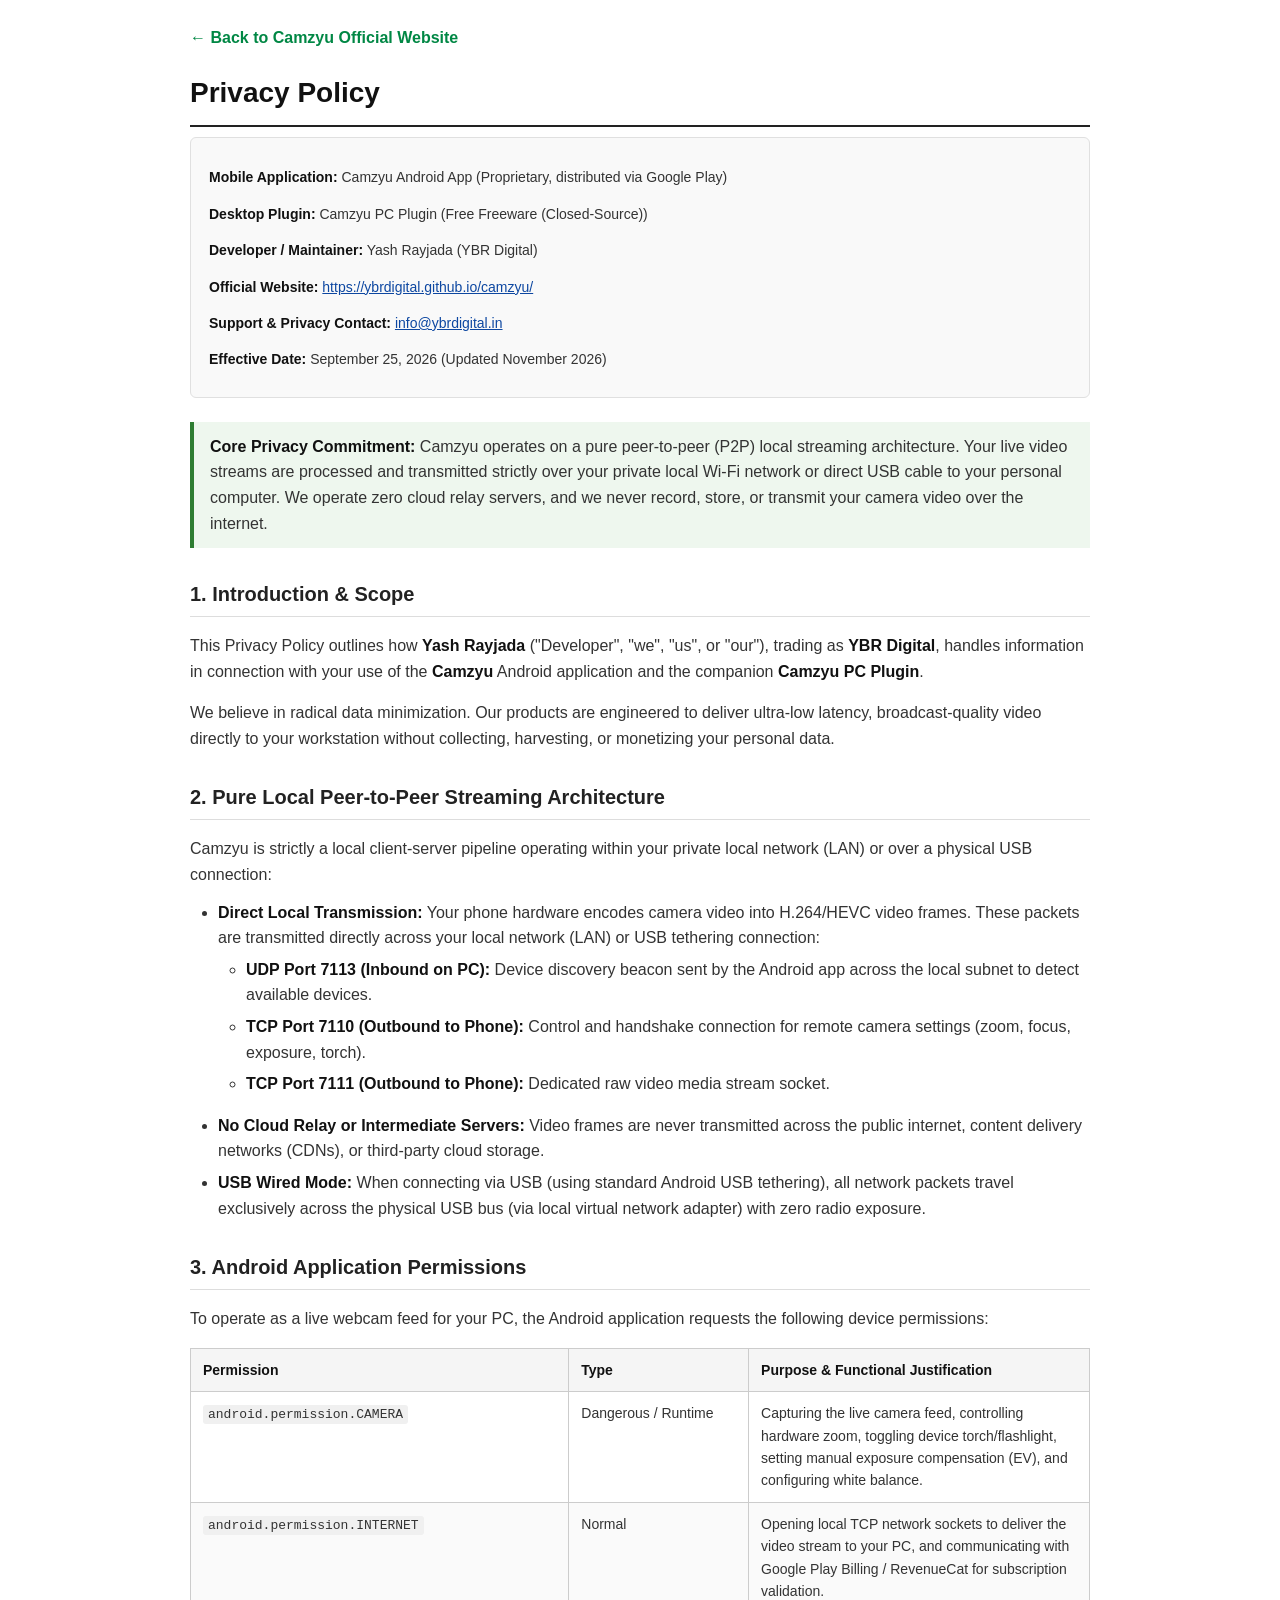
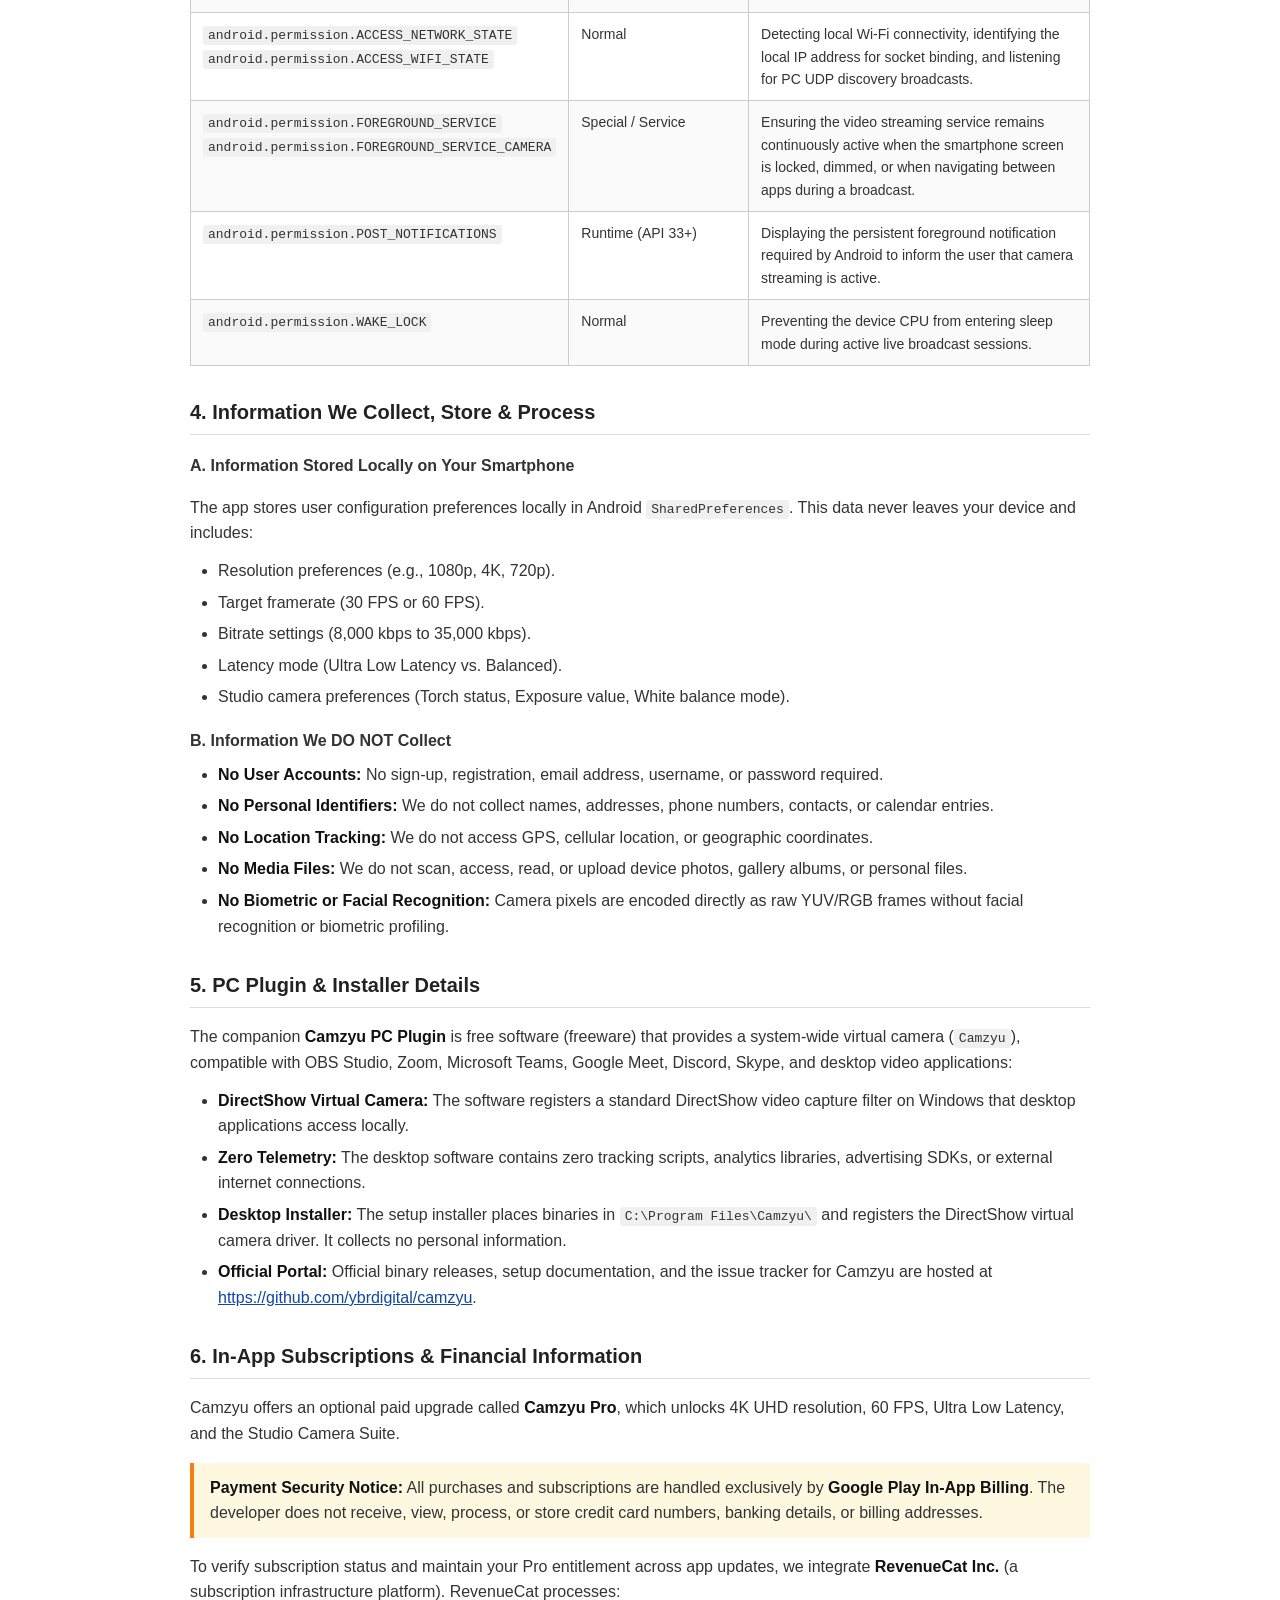
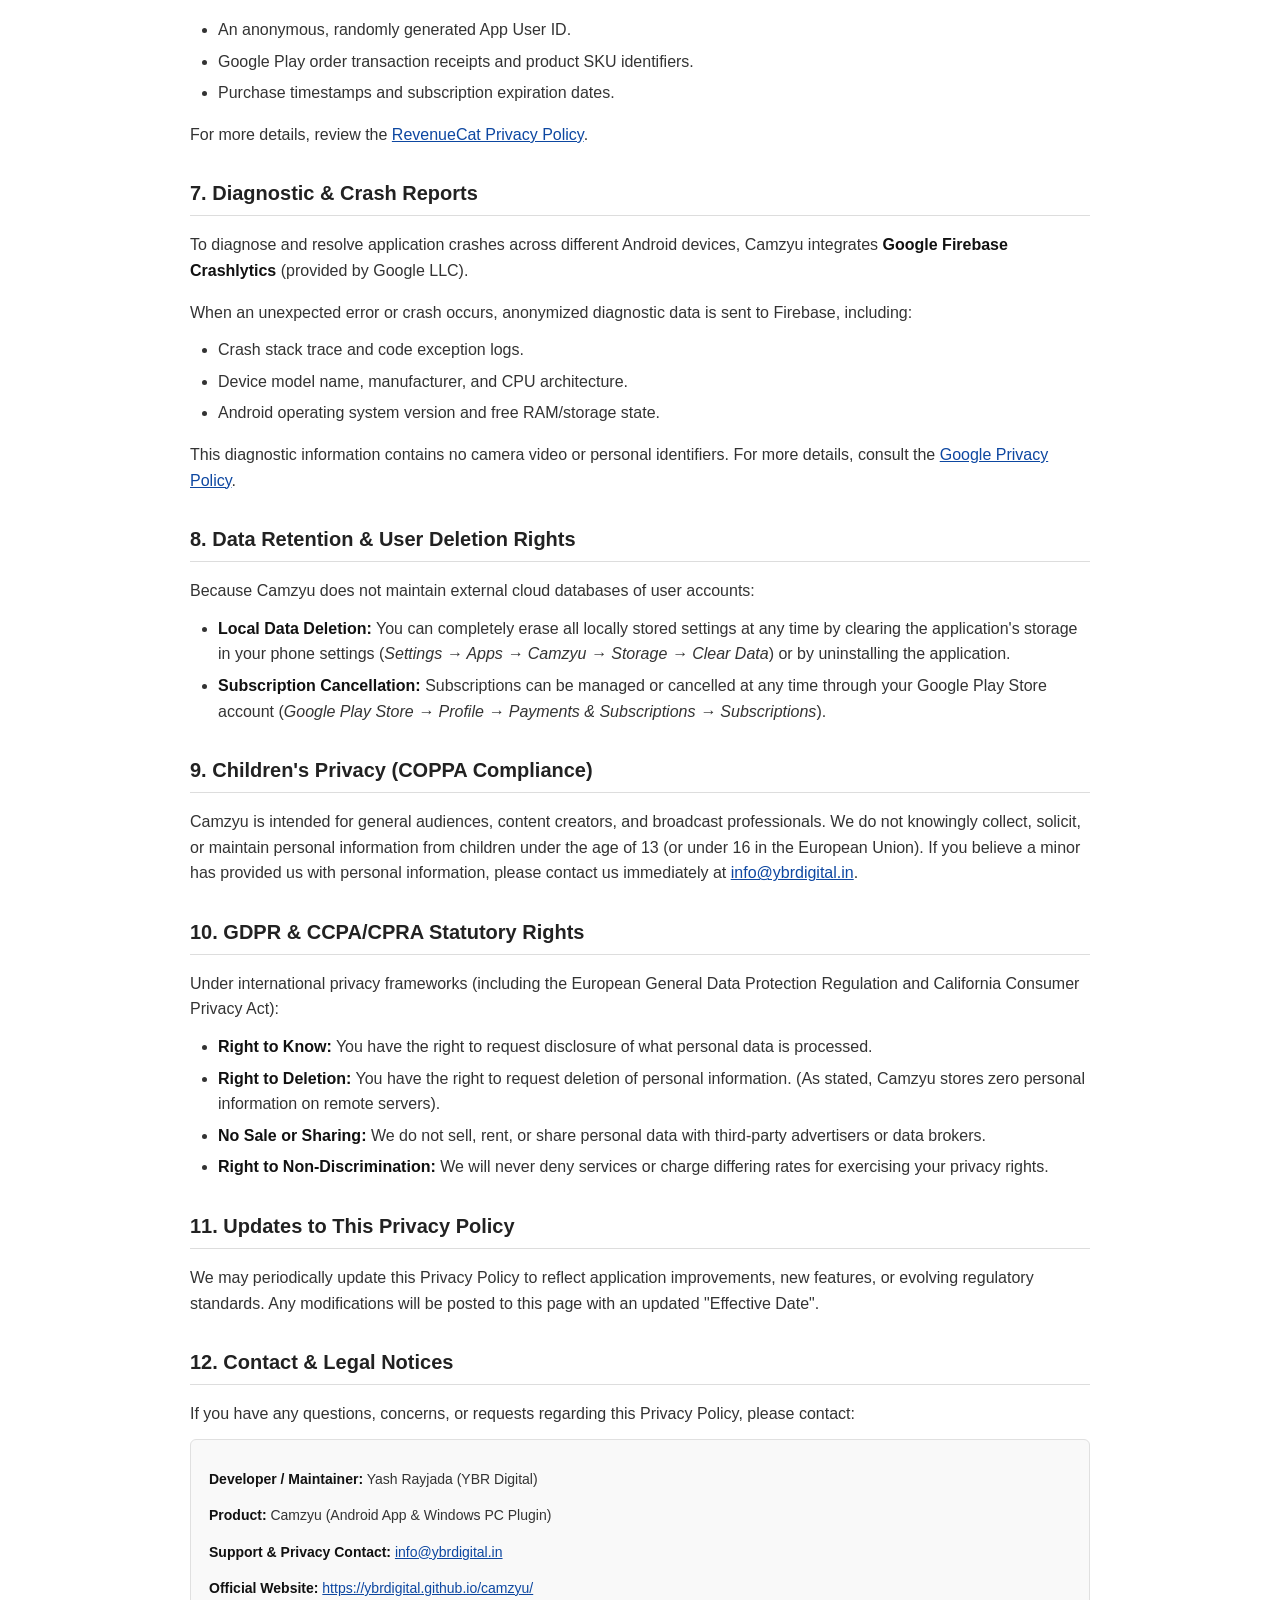
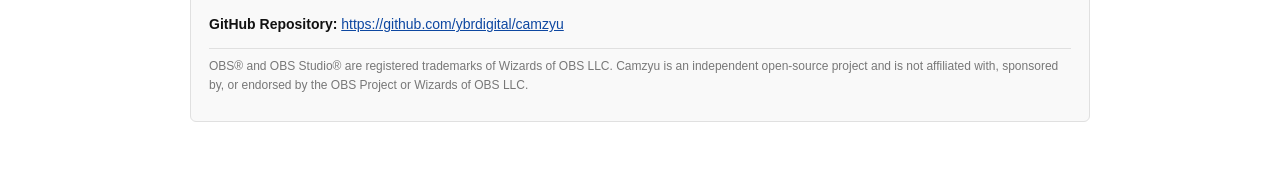
<file: privacy-policy.html>
﻿<!DOCTYPE html>
<html lang="en">
<head>
  <meta charset="UTF-8">
  <meta name="viewport" content="width=device-width, initial-scale=1.0">
  <title>Privacy Policy - Camzyu - PC Plugin</title>
  <style>
    body {
      font-family: Arial, Helvetica, sans-serif;
      line-height: 1.6;
      color: #333333;
      max-width: 900px;
      margin: 0 auto;
      padding: 25px 20px;
      background-color: #ffffff;
    }
    h1 {
      font-size: 28px;
      color: #111111;
      border-bottom: 2px solid #222222;
      padding-bottom: 10px;
      margin-top: 10px;
      margin-bottom: 10px;
    }
    h2 {
      font-size: 20px;
      color: #222222;
      border-bottom: 1px solid #dddddd;
      padding-bottom: 6px;
      margin-top: 30px;
      margin-bottom: 12px;
    }
    h3 {
      font-size: 16px;
      color: #333333;
      margin-top: 18px;
      margin-bottom: 8px;
    }
    p {
      margin-bottom: 12px;
    }
    ul, ol {
      margin-top: 6px;
      margin-bottom: 16px;
      padding-left: 28px;
    }
    li {
      margin-bottom: 6px;
    }
    strong {
      color: #111111;
    }
    table {
      width: 100%;
      border-collapse: collapse;
      margin: 16px 0;
      font-size: 14px;
    }
    th, td {
      border: 1px solid #cccccc;
      padding: 10px 12px;
      text-align: left;
      vertical-align: top;
    }
    th {
      background-color: #f5f5f5;
      font-weight: bold;
      color: #111111;
    }
    tr:nth-child(even) {
      background-color: #fafafa;
    }
    code {
      font-family: Consolas, Monaco, monospace;
      font-size: 13px;
      background-color: #f0f0f0;
      padding: 2px 5px;
      border-radius: 3px;
    }
    .meta-box {
      background-color: #f9f9f9;
      border: 1px solid #e0e0e0;
      border-radius: 6px;
      padding: 14px 18px;
      margin-bottom: 24px;
      font-size: 14px;
    }
    .highlight-box {
      background-color: #eef7ee;
      border-left: 4px solid #2e7d32;
      padding: 12px 16px;
      margin: 16px 0;
    }
    .warning-box {
      background-color: #fff8e1;
      border-left: 4px solid #f57f17;
      padding: 12px 16px;
      margin: 16px 0;
    }
    a {
      color: #0d47a1;
      text-decoration: underline;
    }
  </style>
</head>
<body>

  <div style="margin-bottom: 20px;">
    <a href="index.html" style="color: #008744; text-decoration: none; font-weight: bold; display: inline-flex; align-items: center; gap: 6px;">
      &larr; Back to Camzyu Official Website
    </a>
  </div>

  <h1>Privacy Policy</h1>
  
  <div class="meta-box">
    <p><strong>Mobile Application:</strong> Camzyu Android App (Proprietary, distributed via Google Play)</p>
    <p><strong>Desktop Plugin:</strong> Camzyu PC Plugin (Free Freeware (Closed-Source))</p>
    <p><strong>Developer / Maintainer:</strong> Yash Rayjada (YBR Digital)</p>
    <p><strong>Official Website:</strong> <a href="https://ybrdigital.github.io/camzyu/" target="_blank">https://ybrdigital.github.io/camzyu/</a></p>
    <p><strong>Support &amp; Privacy Contact:</strong> <a href="mailto:info@ybrdigital.in">info@ybrdigital.in</a></p>
    <p><strong>Effective Date:</strong> September 25, 2026 (Updated November 2026)</p>
  </div>

  <div class="highlight-box">
    <strong>Core Privacy Commitment:</strong> Camzyu operates on a pure peer-to-peer (P2P) local streaming architecture. Your live video streams are processed and transmitted strictly over your private local Wi-Fi network or direct USB cable to your personal computer. We operate zero cloud relay servers, and we never record, store, or transmit your camera video over the internet.
  </div>

  <h2>1. Introduction &amp; Scope</h2>
  <p>
    This Privacy Policy outlines how <strong>Yash Rayjada</strong> ("Developer", "we", "us", or "our"), trading as <strong>YBR Digital</strong>, handles information in connection with your use of the <strong>Camzyu</strong> Android application and the companion <strong>Camzyu PC Plugin</strong>.
  </p>
  <p>
    We believe in radical data minimization. Our products are engineered to deliver ultra-low latency, broadcast-quality video directly to your workstation without collecting, harvesting, or monetizing your personal data.
  </p>

  <h2>2. Pure Local Peer-to-Peer Streaming Architecture</h2>
  <p>
    Camzyu is strictly a local client-server pipeline operating within your private local network (LAN) or over a physical USB connection:
  </p>
  <ul>
    <li><strong>Direct Local Transmission:</strong> Your phone hardware encodes camera video into H.264/HEVC video frames. These packets are transmitted directly across your local network (LAN) or USB tethering connection:
      <ul>
        <li><strong>UDP Port 7113 (Inbound on PC):</strong> Device discovery beacon sent by the Android app across the local subnet to detect available devices.</li>
        <li><strong>TCP Port 7110 (Outbound to Phone):</strong> Control and handshake connection for remote camera settings (zoom, focus, exposure, torch).</li>
        <li><strong>TCP Port 7111 (Outbound to Phone):</strong> Dedicated raw video media stream socket.</li>
      </ul>
    </li>
    <li><strong>No Cloud Relay or Intermediate Servers:</strong> Video frames are never transmitted across the public internet, content delivery networks (CDNs), or third-party cloud storage.</li>
    <li><strong>USB Wired Mode:</strong> When connecting via USB (using standard Android USB tethering), all network packets travel exclusively across the physical USB bus (via local virtual network adapter) with zero radio exposure.</li>
  </ul>

  <h2>3. Android Application Permissions</h2>
  <p>
    To operate as a live webcam feed for your PC, the Android application requests the following device permissions:
  </p>

  <table>
    <thead>
      <tr>
        <th style="width: 32%;">Permission</th>
        <th style="width: 20%;">Type</th>
        <th>Purpose &amp; Functional Justification</th>
      </tr>
    </thead>
    <tbody>
      <tr>
        <td><code>android.permission.CAMERA</code></td>
        <td>Dangerous / Runtime</td>
        <td>Capturing the live camera feed, controlling hardware zoom, toggling device torch/flashlight, setting manual exposure compensation (EV), and configuring white balance.</td>
      </tr>
      <tr>
        <td><code>android.permission.INTERNET</code></td>
        <td>Normal</td>
        <td>Opening local TCP network sockets to deliver the video stream to your PC, and communicating with Google Play Billing / RevenueCat for subscription validation.</td>
      </tr>
      <tr>
        <td><code>android.permission.ACCESS_NETWORK_STATE</code><br><code>android.permission.ACCESS_WIFI_STATE</code></td>
        <td>Normal</td>
        <td>Detecting local Wi-Fi connectivity, identifying the local IP address for socket binding, and listening for PC UDP discovery broadcasts.</td>
      </tr>
      <tr>
        <td><code>android.permission.FOREGROUND_SERVICE</code><br><code>android.permission.FOREGROUND_SERVICE_CAMERA</code></td>
        <td>Special / Service</td>
        <td>Ensuring the video streaming service remains continuously active when the smartphone screen is locked, dimmed, or when navigating between apps during a broadcast.</td>
      </tr>
      <tr>
        <td><code>android.permission.POST_NOTIFICATIONS</code></td>
        <td>Runtime (API 33+)</td>
        <td>Displaying the persistent foreground notification required by Android to inform the user that camera streaming is active.</td>
      </tr>
      <tr>
        <td><code>android.permission.WAKE_LOCK</code></td>
        <td>Normal</td>
        <td>Preventing the device CPU from entering sleep mode during active live broadcast sessions.</td>
      </tr>
    </tbody>
  </table>

  <h2>4. Information We Collect, Store &amp; Process</h2>

  <h3>A. Information Stored Locally on Your Smartphone</h3>
  <p>
    The app stores user configuration preferences locally in Android <code>SharedPreferences</code>. This data never leaves your device and includes:
  </p>
  <ul>
    <li>Resolution preferences (e.g., 1080p, 4K, 720p).</li>
    <li>Target framerate (30 FPS or 60 FPS).</li>
    <li>Bitrate settings (8,000 kbps to 35,000 kbps).</li>
    <li>Latency mode (Ultra Low Latency vs. Balanced).</li>
    <li>Studio camera preferences (Torch status, Exposure value, White balance mode).</li>
  </ul>

  <h3>B. Information We DO NOT Collect</h3>
  <ul>
    <li><strong>No User Accounts:</strong> No sign-up, registration, email address, username, or password required.</li>
    <li><strong>No Personal Identifiers:</strong> We do not collect names, addresses, phone numbers, contacts, or calendar entries.</li>
    <li><strong>No Location Tracking:</strong> We do not access GPS, cellular location, or geographic coordinates.</li>
    <li><strong>No Media Files:</strong> We do not scan, access, read, or upload device photos, gallery albums, or personal files.</li>
    <li><strong>No Biometric or Facial Recognition:</strong> Camera pixels are encoded directly as raw YUV/RGB frames without facial recognition or biometric profiling.</li>
  </ul>

  <h2>5. PC Plugin &amp; Installer Details</h2>
  <p>
    The companion <strong>Camzyu PC Plugin</strong> is free software (freeware) that provides a system-wide virtual camera (<code>Camzyu</code>), compatible with OBS Studio, Zoom, Microsoft Teams, Google Meet, Discord, Skype, and desktop video applications:
  </p>
  <ul>
    <li><strong>DirectShow Virtual Camera:</strong> The software registers a standard DirectShow video capture filter on Windows that desktop applications access locally.</li>
    <li><strong>Zero Telemetry:</strong> The desktop software contains zero tracking scripts, analytics libraries, advertising SDKs, or external internet connections.</li>
    <li><strong>Desktop Installer:</strong> The setup installer places binaries in <code>C:\Program Files\Camzyu\</code> and registers the DirectShow virtual camera driver. It collects no personal information.</li>
    <li><strong>Official Portal:</strong> Official binary releases, setup documentation, and the issue tracker for Camzyu are hosted at <a href="https://github.com/ybrdigital/camzyu" target="_blank">https://github.com/ybrdigital/camzyu</a>.</li>
  </ul>

  <h2>6. In-App Subscriptions &amp; Financial Information</h2>
  <p>
    Camzyu offers an optional paid upgrade called <strong>Camzyu Pro</strong>, which unlocks 4K UHD resolution, 60 FPS, Ultra Low Latency, and the Studio Camera Suite.
  </p>
  <div class="warning-box">
    <strong>Payment Security Notice:</strong> All purchases and subscriptions are handled exclusively by <strong>Google Play In-App Billing</strong>. The developer does not receive, view, process, or store credit card numbers, banking details, or billing addresses.
  </div>
  <p>
    To verify subscription status and maintain your Pro entitlement across app updates, we integrate <strong>RevenueCat Inc.</strong> (a subscription infrastructure platform). RevenueCat processes:
  </p>
  <ul>
    <li>An anonymous, randomly generated App User ID.</li>
    <li>Google Play order transaction receipts and product SKU identifiers.</li>
    <li>Purchase timestamps and subscription expiration dates.</li>
  </ul>
  <p>
    For more details, review the <a href="https://www.revenuecat.com/privacy" target="_blank">RevenueCat Privacy Policy</a>.
  </p>

  <h2>7. Diagnostic &amp; Crash Reports</h2>
  <p>
    To diagnose and resolve application crashes across different Android devices, Camzyu integrates <strong>Google Firebase Crashlytics</strong> (provided by Google LLC).
  </p>
  <p>
    When an unexpected error or crash occurs, anonymized diagnostic data is sent to Firebase, including:
  </p>
  <ul>
    <li>Crash stack trace and code exception logs.</li>
    <li>Device model name, manufacturer, and CPU architecture.</li>
    <li>Android operating system version and free RAM/storage state.</li>
  </ul>
  <p>
    This diagnostic information contains no camera video or personal identifiers. For more details, consult the <a href="https://policies.google.com/privacy" target="_blank">Google Privacy Policy</a>.
  </p>

  <h2>8. Data Retention &amp; User Deletion Rights</h2>
  <p>
    Because Camzyu does not maintain external cloud databases of user accounts:
  </p>
  <ul>
    <li><strong>Local Data Deletion:</strong> You can completely erase all locally stored settings at any time by clearing the application's storage in your phone settings (<em>Settings &rarr; Apps &rarr; Camzyu &rarr; Storage &rarr; Clear Data</em>) or by uninstalling the application.</li>
    <li><strong>Subscription Cancellation:</strong> Subscriptions can be managed or cancelled at any time through your Google Play Store account (<em>Google Play Store &rarr; Profile &rarr; Payments &amp; Subscriptions &rarr; Subscriptions</em>).</li>
  </ul>

  <h2>9. Children's Privacy (COPPA Compliance)</h2>
  <p>
    Camzyu is intended for general audiences, content creators, and broadcast professionals. We do not knowingly collect, solicit, or maintain personal information from children under the age of 13 (or under 16 in the European Union). If you believe a minor has provided us with personal information, please contact us immediately at <a href="mailto:info@ybrdigital.in">info@ybrdigital.in</a>.
  </p>

  <h2>10. GDPR &amp; CCPA/CPRA Statutory Rights</h2>
  <p>
    Under international privacy frameworks (including the European General Data Protection Regulation and California Consumer Privacy Act):
  </p>
  <ul>
    <li><strong>Right to Know:</strong> You have the right to request disclosure of what personal data is processed.</li>
    <li><strong>Right to Deletion:</strong> You have the right to request deletion of personal information. (As stated, Camzyu stores zero personal information on remote servers).</li>
    <li><strong>No Sale or Sharing:</strong> We do not sell, rent, or share personal data with third-party advertisers or data brokers.</li>
    <li><strong>Right to Non-Discrimination:</strong> We will never deny services or charge differing rates for exercising your privacy rights.</li>
  </ul>

  <h2>11. Updates to This Privacy Policy</h2>
  <p>
    We may periodically update this Privacy Policy to reflect application improvements, new features, or evolving regulatory standards. Any modifications will be posted to this page with an updated "Effective Date".
  </p>

  <h2>12. Contact &amp; Legal Notices</h2>
  <p>
    If you have any questions, concerns, or requests regarding this Privacy Policy, please contact:
  </p>
  <div class="meta-box">
    <p><strong>Developer / Maintainer:</strong> Yash Rayjada (YBR Digital)</p>
    <p><strong>Product:</strong> Camzyu (Android App &amp; Windows PC Plugin)</p>
    <p><strong>Support &amp; Privacy Contact:</strong> <a href="mailto:info@ybrdigital.in">info@ybrdigital.in</a></p>
    <p><strong>Official Website:</strong> <a href="https://ybrdigital.github.io/camzyu/" target="_blank">https://ybrdigital.github.io/camzyu/</a></p>
    <p><strong>GitHub Repository:</strong> <a href="https://github.com/ybrdigital/camzyu" target="_blank">https://github.com/ybrdigital/camzyu</a></p>
    <p style="font-size: 12px; color: #777; margin-top: 10px; border-top: 1px solid #e0e0e0; padding-top: 8px;">
      OBS&reg; and OBS Studio&reg; are registered trademarks of Wizards of OBS LLC. Camzyu is an independent open-source project and is not affiliated with, sponsored by, or endorsed by the OBS Project or Wizards of OBS LLC.
    </p>
  </div>

</body>
</html>
</file>
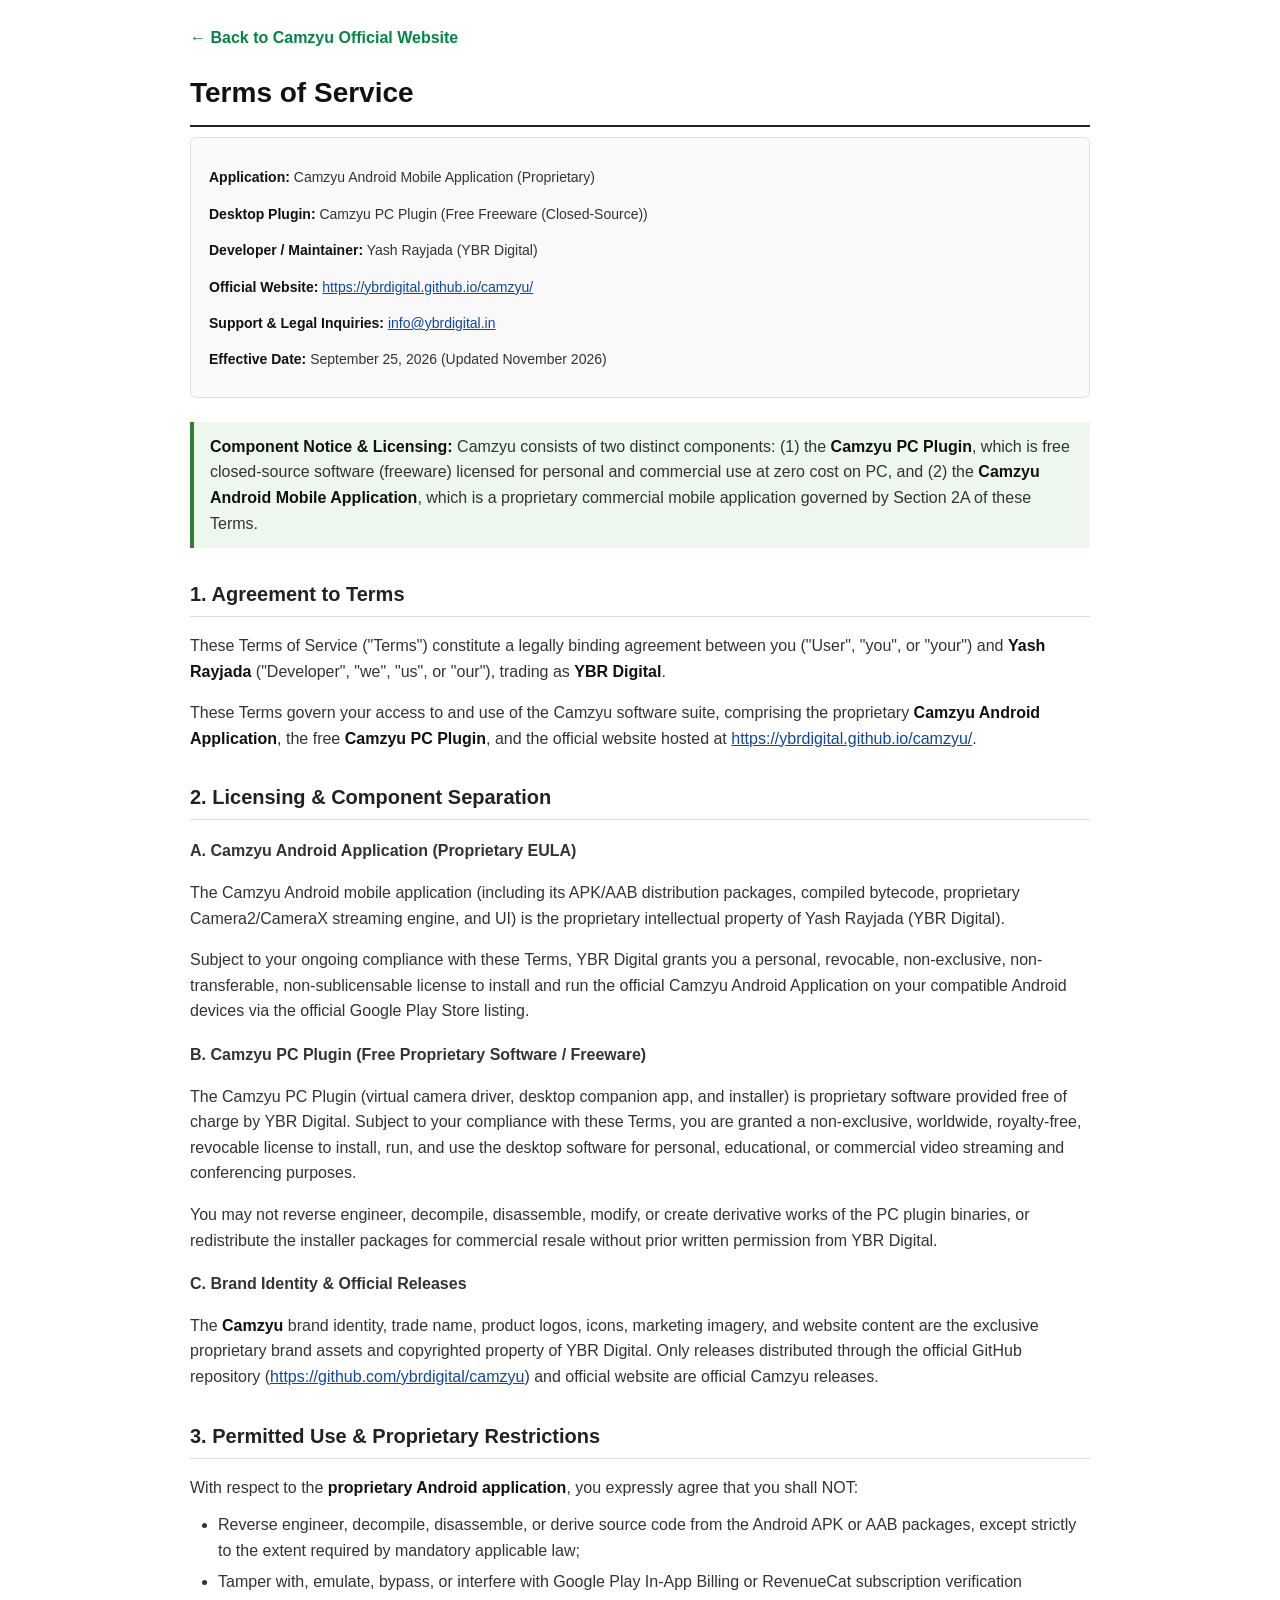
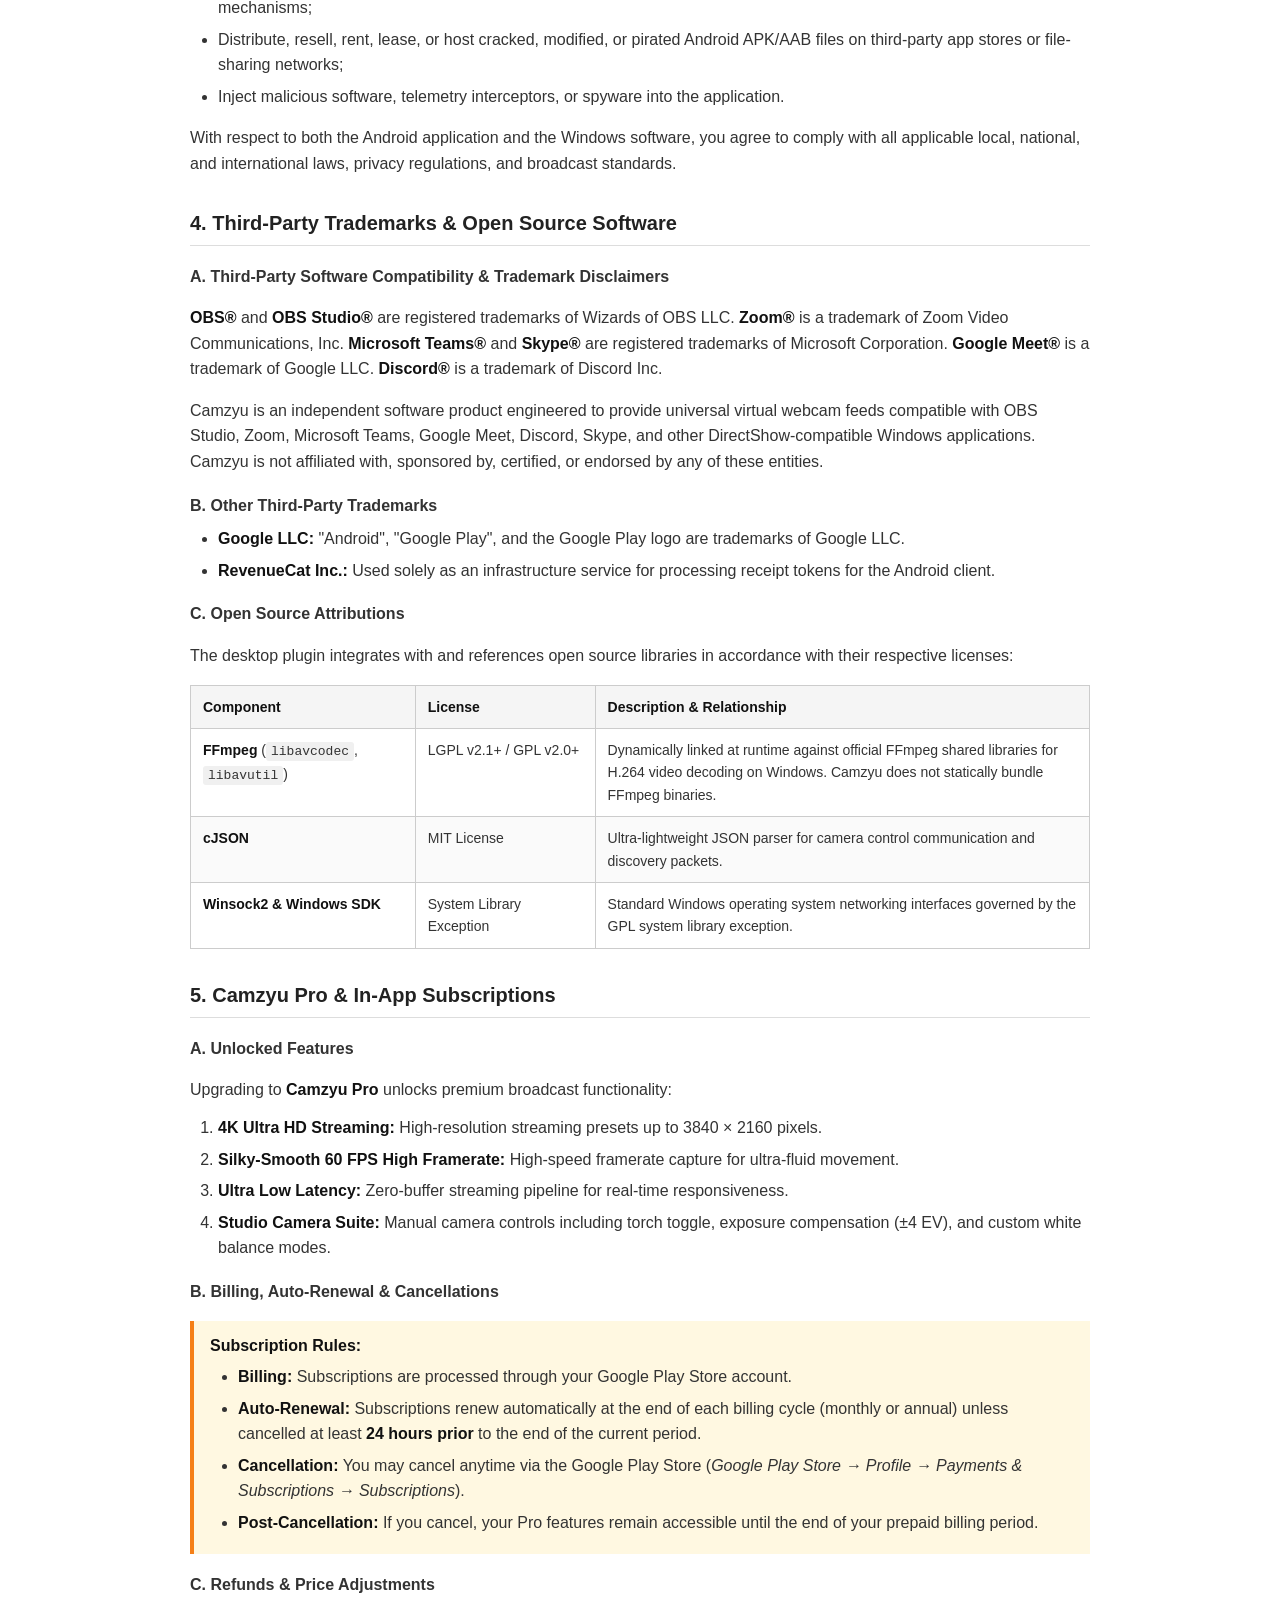
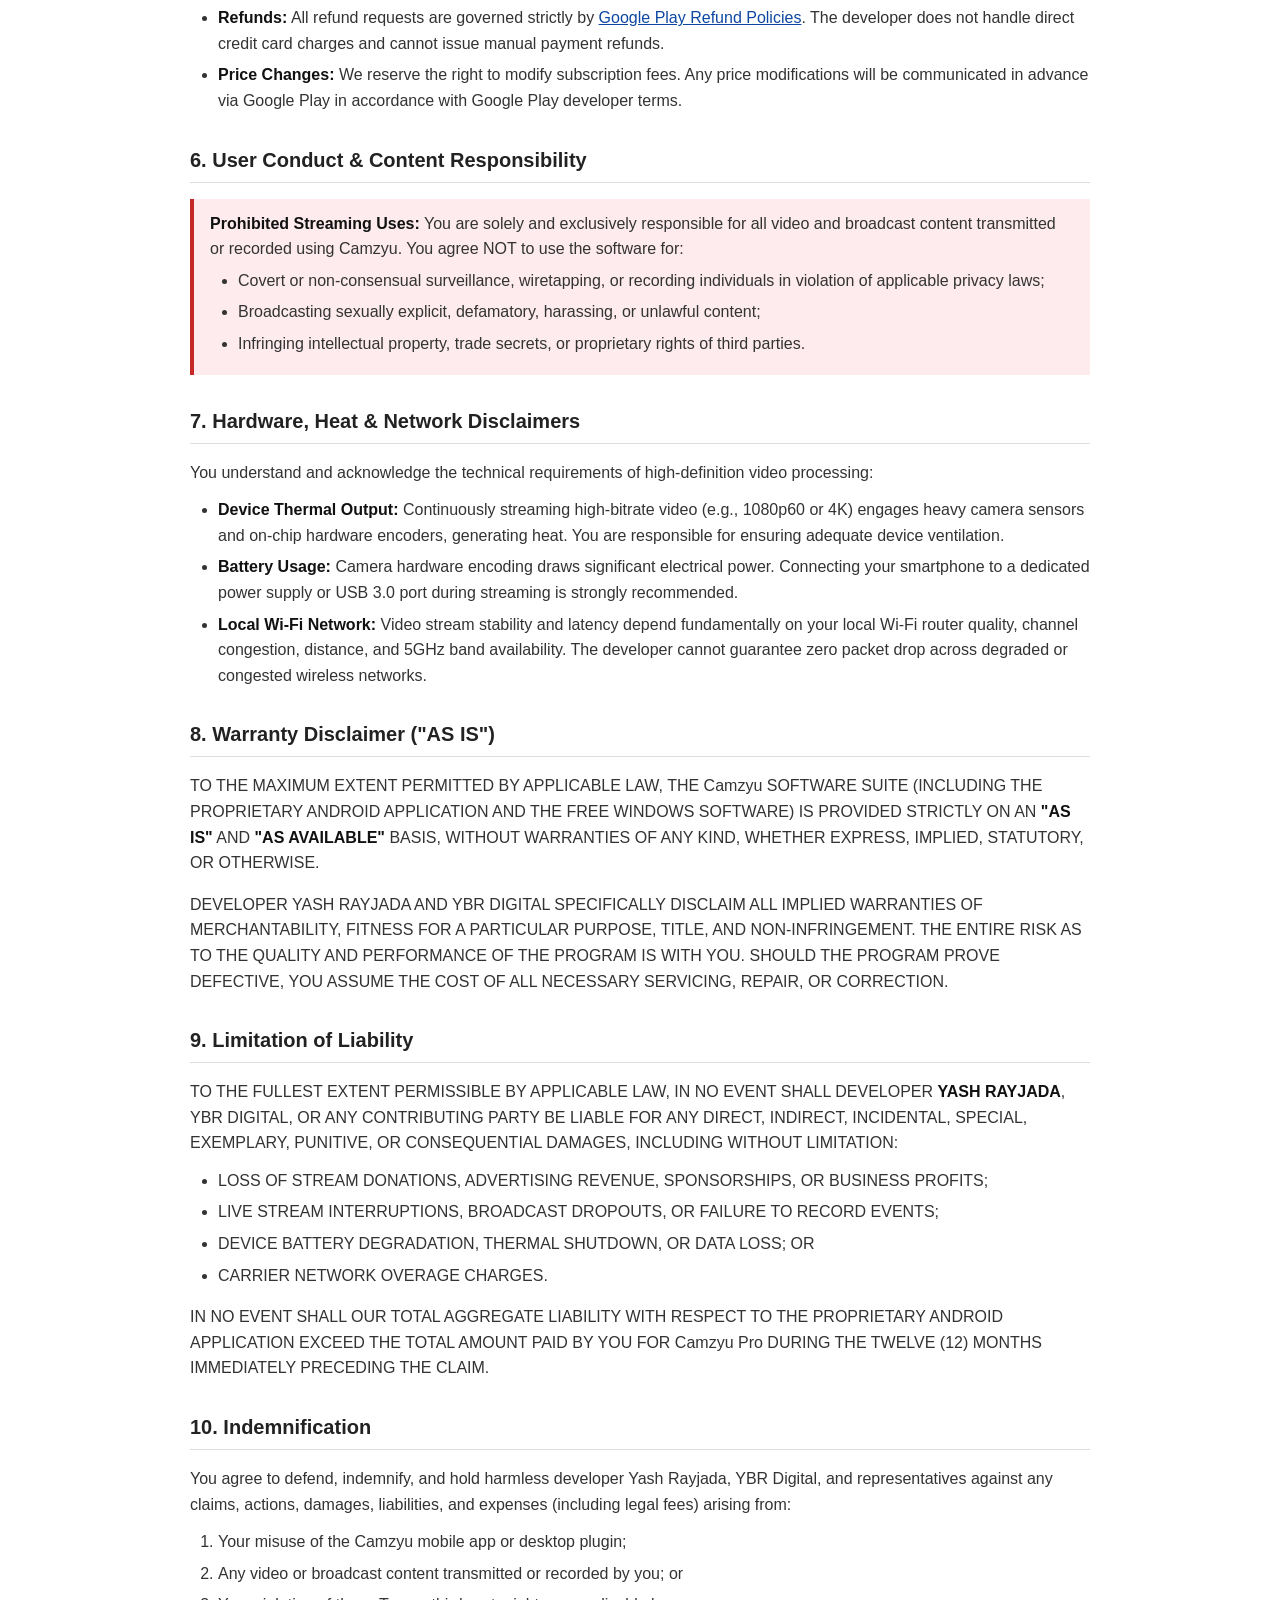
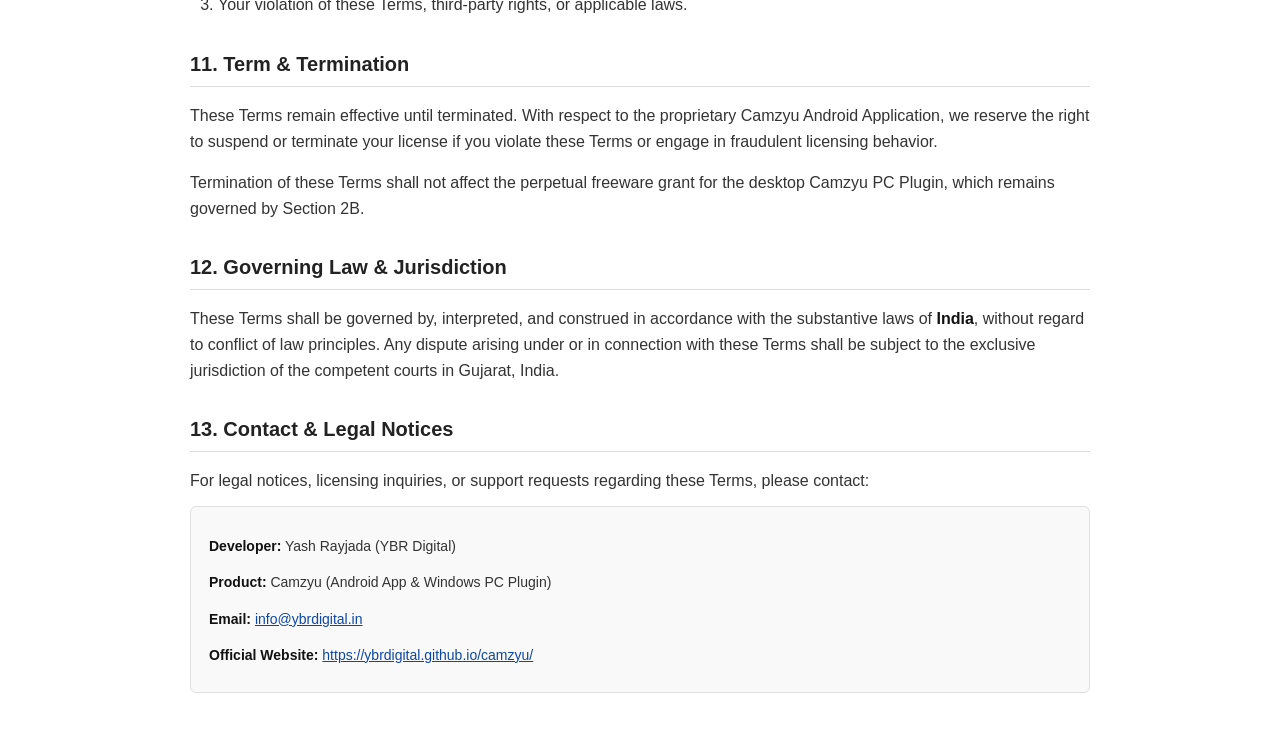
<file: terms-of-service.html>
﻿<!DOCTYPE html>
<html lang="en">
<head>
  <meta charset="UTF-8">
  <meta name="viewport" content="width=device-width, initial-scale=1.0">
  <title>Terms of Service - Camzyu - PC Plugin</title>
  <style>
    body {
      font-family: Arial, Helvetica, sans-serif;
      line-height: 1.6;
      color: #333333;
      max-width: 900px;
      margin: 0 auto;
      padding: 25px 20px;
      background-color: #ffffff;
    }
    h1 {
      font-size: 28px;
      color: #111111;
      border-bottom: 2px solid #222222;
      padding-bottom: 10px;
      margin-top: 10px;
      margin-bottom: 10px;
    }
    h2 {
      font-size: 20px;
      color: #222222;
      border-bottom: 1px solid #dddddd;
      padding-bottom: 6px;
      margin-top: 30px;
      margin-bottom: 12px;
    }
    h3 {
      font-size: 16px;
      color: #333333;
      margin-top: 18px;
      margin-bottom: 8px;
    }
    p {
      margin-bottom: 12px;
    }
    ul, ol {
      margin-top: 6px;
      margin-bottom: 16px;
      padding-left: 28px;
    }
    li {
      margin-bottom: 6px;
    }
    strong {
      color: #111111;
    }
    table {
      width: 100%;
      border-collapse: collapse;
      margin: 16px 0;
      font-size: 14px;
    }
    th, td {
      border: 1px solid #cccccc;
      padding: 10px 12px;
      text-align: left;
      vertical-align: top;
    }
    th {
      background-color: #f5f5f5;
      font-weight: bold;
      color: #111111;
    }
    tr:nth-child(even) {
      background-color: #fafafa;
    }
    code {
      font-family: Consolas, Monaco, monospace;
      font-size: 13px;
      background-color: #f0f0f0;
      padding: 2px 5px;
      border-radius: 3px;
    }
    .meta-box {
      background-color: #f9f9f9;
      border: 1px solid #e0e0e0;
      border-radius: 6px;
      padding: 14px 18px;
      margin-bottom: 24px;
      font-size: 14px;
    }
    .highlight-box {
      background-color: #eef7ee;
      border-left: 4px solid #2e7d32;
      padding: 12px 16px;
      margin: 16px 0;
    }
    .warning-box {
      background-color: #fff8e1;
      border-left: 4px solid #f57f17;
      padding: 12px 16px;
      margin: 16px 0;
    }
    .danger-box {
      background-color: #fdebee;
      border-left: 4px solid #c62828;
      padding: 12px 16px;
      margin: 16px 0;
    }
    a {
      color: #0d47a1;
      text-decoration: underline;
    }
  </style>
</head>
<body>

  <div style="margin-bottom: 20px;">
    <a href="index.html" style="color: #008744; text-decoration: none; font-weight: bold; display: inline-flex; align-items: center; gap: 6px;">
      &larr; Back to Camzyu Official Website
    </a>
  </div>

  <h1>Terms of Service</h1>

  <div class="meta-box">
    <p><strong>Application:</strong> Camzyu Android Mobile Application (Proprietary)</p>
    <p><strong>Desktop Plugin:</strong> Camzyu PC Plugin (Free Freeware (Closed-Source))</p>
    <p><strong>Developer / Maintainer:</strong> Yash Rayjada (YBR Digital)</p>
    <p><strong>Official Website:</strong> <a href="https://ybrdigital.github.io/camzyu/" target="_blank">https://ybrdigital.github.io/camzyu/</a></p>
    <p><strong>Support &amp; Legal Inquiries:</strong> <a href="mailto:info@ybrdigital.in">info@ybrdigital.in</a></p>
    <p><strong>Effective Date:</strong> September 25, 2026 (Updated November 2026)</p>
  </div>

  <div class="highlight-box">
    <strong>Component Notice &amp; Licensing:</strong> Camzyu consists of two distinct components: (1) the <strong>Camzyu PC Plugin</strong>, which is free closed-source software (freeware) licensed for personal and commercial use at zero cost on PC, and (2) the <strong>Camzyu Android Mobile Application</strong>, which is a proprietary commercial mobile application governed by Section 2A of these Terms.
  </div>

  <h2>1. Agreement to Terms</h2>
  <p>
    These Terms of Service ("Terms") constitute a legally binding agreement between you ("User", "you", or "your") and <strong>Yash Rayjada</strong> ("Developer", "we", "us", or "our"), trading as <strong>YBR Digital</strong>.
  </p>
  <p>
    These Terms govern your access to and use of the Camzyu software suite, comprising the proprietary <strong>Camzyu Android Application</strong>, the free <strong>Camzyu PC Plugin</strong>, and the official website hosted at <a href="https://ybrdigital.github.io/camzyu/" target="_blank">https://ybrdigital.github.io/camzyu/</a>.
  </p>

  <h2>2. Licensing &amp; Component Separation</h2>

  <h3>A. Camzyu Android Application (Proprietary EULA)</h3>
  <p>
    The Camzyu Android mobile application (including its APK/AAB distribution packages, compiled bytecode, proprietary Camera2/CameraX streaming engine, and UI) is the proprietary intellectual property of Yash Rayjada (YBR Digital).
  </p>
  <p>
    Subject to your ongoing compliance with these Terms, YBR Digital grants you a personal, revocable, non-exclusive, non-transferable, non-sublicensable license to install and run the official Camzyu Android Application on your compatible Android devices via the official Google Play Store listing.
  </p>

  <h3>B. Camzyu PC Plugin (Free Proprietary Software / Freeware)</h3>
  <p>
    The Camzyu PC Plugin (virtual camera driver, desktop companion app, and installer) is proprietary software provided free of charge by YBR Digital. Subject to your compliance with these Terms, you are granted a non-exclusive, worldwide, royalty-free, revocable license to install, run, and use the desktop software for personal, educational, or commercial video streaming and conferencing purposes.
  </p>
  <p>
    You may not reverse engineer, decompile, disassemble, modify, or create derivative works of the PC plugin binaries, or redistribute the installer packages for commercial resale without prior written permission from YBR Digital.
  </p>

  <h3>C. Brand Identity &amp; Official Releases</h3>
  <p>
    The <strong>Camzyu</strong> brand identity, trade name, product logos, icons, marketing imagery, and website content are the exclusive proprietary brand assets and copyrighted property of YBR Digital. Only releases distributed through the official GitHub repository (<a href="https://github.com/ybrdigital/camzyu" target="_blank">https://github.com/ybrdigital/camzyu</a>) and official website are official Camzyu releases.
  </p>

  <h2>3. Permitted Use &amp; Proprietary Restrictions</h2>
  <p>
    With respect to the <strong>proprietary Android application</strong>, you expressly agree that you shall NOT:
  </p>
  <ul>
    <li>Reverse engineer, decompile, disassemble, or derive source code from the Android APK or AAB packages, except strictly to the extent required by mandatory applicable law;</li>
    <li>Tamper with, emulate, bypass, or interfere with Google Play In-App Billing or RevenueCat subscription verification mechanisms;</li>
    <li>Distribute, resell, rent, lease, or host cracked, modified, or pirated Android APK/AAB files on third-party app stores or file-sharing networks;</li>
    <li>Inject malicious software, telemetry interceptors, or spyware into the application.</li>
  </ul>
  <p>
    With respect to both the Android application and the Windows software, you agree to comply with all applicable local, national, and international laws, privacy regulations, and broadcast standards.
  </p>

  <h2>4. Third-Party Trademarks &amp; Open Source Software</h2>

  <h3>A. Third-Party Software Compatibility &amp; Trademark Disclaimers</h3>
  <p>
    <strong>OBS&reg;</strong> and <strong>OBS Studio&reg;</strong> are registered trademarks of Wizards of OBS LLC. <strong>Zoom&reg;</strong> is a trademark of Zoom Video Communications, Inc. <strong>Microsoft Teams&reg;</strong> and <strong>Skype&reg;</strong> are registered trademarks of Microsoft Corporation. <strong>Google Meet&reg;</strong> is a trademark of Google LLC. <strong>Discord&reg;</strong> is a trademark of Discord Inc.
  </p>
  <p>
    Camzyu is an independent software product engineered to provide universal virtual webcam feeds compatible with OBS Studio, Zoom, Microsoft Teams, Google Meet, Discord, Skype, and other DirectShow-compatible Windows applications. Camzyu is not affiliated with, sponsored by, certified, or endorsed by any of these entities.
  </p>

  <h3>B. Other Third-Party Trademarks</h3>
  <ul>
    <li><strong>Google LLC:</strong> "Android", "Google Play", and the Google Play logo are trademarks of Google LLC.</li>
    <li><strong>RevenueCat Inc.:</strong> Used solely as an infrastructure service for processing receipt tokens for the Android client.</li>
  </ul>

  <h3>C. Open Source Attributions</h3>
  <p>
    The desktop plugin integrates with and references open source libraries in accordance with their respective licenses:
  </p>

  <table>
    <thead>
      <tr>
        <th style="width: 25%;">Component</th>
        <th style="width: 20%;">License</th>
        <th>Description &amp; Relationship</th>
      </tr>
    </thead>
    <tbody>
      <tr>
        <td><strong>FFmpeg</strong> (<code>libavcodec</code>, <code>libavutil</code>)</td>
        <td>LGPL v2.1+ / GPL v2.0+</td>
        <td>Dynamically linked at runtime against official FFmpeg shared libraries for H.264 video decoding on Windows. Camzyu does not statically bundle FFmpeg binaries.</td>
      </tr>
      <tr>
        <td><strong>cJSON</strong></td>
        <td>MIT License</td>
        <td>Ultra-lightweight JSON parser for camera control communication and discovery packets.</td>
      </tr>
      <tr>
        <td><strong>Winsock2 &amp; Windows SDK</strong></td>
        <td>System Library Exception</td>
        <td>Standard Windows operating system networking interfaces governed by the GPL system library exception.</td>
      </tr>
    </tbody>
  </table>

  <h2>5. Camzyu Pro &amp; In-App Subscriptions</h2>

  <h3>A. Unlocked Features</h3>
  <p>
    Upgrading to <strong>Camzyu Pro</strong> unlocks premium broadcast functionality:
  </p>
  <ol>
    <li><strong>4K Ultra HD Streaming:</strong> High-resolution streaming presets up to 3840 &times; 2160 pixels.</li>
    <li><strong>Silky-Smooth 60 FPS High Framerate:</strong> High-speed framerate capture for ultra-fluid movement.</li>
    <li><strong>Ultra Low Latency:</strong> Zero-buffer streaming pipeline for real-time responsiveness.</li>
    <li><strong>Studio Camera Suite:</strong> Manual camera controls including torch toggle, exposure compensation (&plusmn;4 EV), and custom white balance modes.</li>
  </ol>

  <h3>B. Billing, Auto-Renewal &amp; Cancellations</h3>
  <div class="warning-box">
    <strong>Subscription Rules:</strong>
    <ul style="margin-bottom: 0;">
      <li><strong>Billing:</strong> Subscriptions are processed through your Google Play Store account.</li>
      <li><strong>Auto-Renewal:</strong> Subscriptions renew automatically at the end of each billing cycle (monthly or annual) unless cancelled at least <strong>24 hours prior</strong> to the end of the current period.</li>
      <li><strong>Cancellation:</strong> You may cancel anytime via the Google Play Store (<em>Google Play Store &rarr; Profile &rarr; Payments &amp; Subscriptions &rarr; Subscriptions</em>).</li>
      <li><strong>Post-Cancellation:</strong> If you cancel, your Pro features remain accessible until the end of your prepaid billing period.</li>
    </ul>
  </div>

  <h3>C. Refunds &amp; Price Adjustments</h3>
  <ul>
    <li><strong>Refunds:</strong> All refund requests are governed strictly by <a href="https://support.google.com/googleplay/answer/2479637" target="_blank">Google Play Refund Policies</a>. The developer does not handle direct credit card charges and cannot issue manual payment refunds.</li>
    <li><strong>Price Changes:</strong> We reserve the right to modify subscription fees. Any price modifications will be communicated in advance via Google Play in accordance with Google Play developer terms.</li>
  </ul>

  <h2>6. User Conduct &amp; Content Responsibility</h2>
  <div class="danger-box">
    <strong>Prohibited Streaming Uses:</strong> You are solely and exclusively responsible for all video and broadcast content transmitted or recorded using Camzyu. You agree NOT to use the software for:
    <ul style="margin-bottom: 0;">
      <li>Covert or non-consensual surveillance, wiretapping, or recording individuals in violation of applicable privacy laws;</li>
      <li>Broadcasting sexually explicit, defamatory, harassing, or unlawful content;</li>
      <li>Infringing intellectual property, trade secrets, or proprietary rights of third parties.</li>
    </ul>
  </div>

  <h2>7. Hardware, Heat &amp; Network Disclaimers</h2>
  <p>
    You understand and acknowledge the technical requirements of high-definition video processing:
  </p>
  <ul>
    <li><strong>Device Thermal Output:</strong> Continuously streaming high-bitrate video (e.g., 1080p60 or 4K) engages heavy camera sensors and on-chip hardware encoders, generating heat. You are responsible for ensuring adequate device ventilation.</li>
    <li><strong>Battery Usage:</strong> Camera hardware encoding draws significant electrical power. Connecting your smartphone to a dedicated power supply or USB 3.0 port during streaming is strongly recommended.</li>
    <li><strong>Local Wi-Fi Network:</strong> Video stream stability and latency depend fundamentally on your local Wi-Fi router quality, channel congestion, distance, and 5GHz band availability. The developer cannot guarantee zero packet drop across degraded or congested wireless networks.</li>
  </ul>

  <h2>8. Warranty Disclaimer ("AS IS")</h2>
  <p>
    TO THE MAXIMUM EXTENT PERMITTED BY APPLICABLE LAW, THE Camzyu SOFTWARE SUITE (INCLUDING THE PROPRIETARY ANDROID APPLICATION AND THE FREE WINDOWS SOFTWARE) IS PROVIDED STRICTLY ON AN <strong>"AS IS"</strong> AND <strong>"AS AVAILABLE"</strong> BASIS, WITHOUT WARRANTIES OF ANY KIND, WHETHER EXPRESS, IMPLIED, STATUTORY, OR OTHERWISE.
  </p>
  <p>
    DEVELOPER YASH RAYJADA AND YBR DIGITAL SPECIFICALLY DISCLAIM ALL IMPLIED WARRANTIES OF MERCHANTABILITY, FITNESS FOR A PARTICULAR PURPOSE, TITLE, AND NON-INFRINGEMENT. THE ENTIRE RISK AS TO THE QUALITY AND PERFORMANCE OF THE PROGRAM IS WITH YOU. SHOULD THE PROGRAM PROVE DEFECTIVE, YOU ASSUME THE COST OF ALL NECESSARY SERVICING, REPAIR, OR CORRECTION.
  </p>

  <h2>9. Limitation of Liability</h2>
  <p>
    TO THE FULLEST EXTENT PERMISSIBLE BY APPLICABLE LAW, IN NO EVENT SHALL DEVELOPER <strong>YASH RAYJADA</strong>, YBR DIGITAL, OR ANY CONTRIBUTING PARTY BE LIABLE FOR ANY DIRECT, INDIRECT, INCIDENTAL, SPECIAL, EXEMPLARY, PUNITIVE, OR CONSEQUENTIAL DAMAGES, INCLUDING WITHOUT LIMITATION:
  </p>
  <ul>
    <li>LOSS OF STREAM DONATIONS, ADVERTISING REVENUE, SPONSORSHIPS, OR BUSINESS PROFITS;</li>
    <li>LIVE STREAM INTERRUPTIONS, BROADCAST DROPOUTS, OR FAILURE TO RECORD EVENTS;</li>
    <li>DEVICE BATTERY DEGRADATION, THERMAL SHUTDOWN, OR DATA LOSS; OR</li>
    <li>CARRIER NETWORK OVERAGE CHARGES.</li>
  </ul>
  <p>
    IN NO EVENT SHALL OUR TOTAL AGGREGATE LIABILITY WITH RESPECT TO THE PROPRIETARY ANDROID APPLICATION EXCEED THE TOTAL AMOUNT PAID BY YOU FOR Camzyu Pro DURING THE TWELVE (12) MONTHS IMMEDIATELY PRECEDING THE CLAIM.
  </p>

  <h2>10. Indemnification</h2>
  <p>
    You agree to defend, indemnify, and hold harmless developer Yash Rayjada, YBR Digital, and representatives against any claims, actions, damages, liabilities, and expenses (including legal fees) arising from:
  </p>
  <ol>
    <li>Your misuse of the Camzyu mobile app or desktop plugin;</li>
    <li>Any video or broadcast content transmitted or recorded by you; or</li>
    <li>Your violation of these Terms, third-party rights, or applicable laws.</li>
  </ol>

  <h2>11. Term &amp; Termination</h2>
  <p>
    These Terms remain effective until terminated. With respect to the proprietary Camzyu Android Application, we reserve the right to suspend or terminate your license if you violate these Terms or engage in fraudulent licensing behavior.
  </p>
  <p>
    Termination of these Terms shall not affect the perpetual freeware grant for the desktop Camzyu PC Plugin, which remains governed by Section 2B.
  </p>

  <h2>12. Governing Law &amp; Jurisdiction</h2>
  <p>
    These Terms shall be governed by, interpreted, and construed in accordance with the substantive laws of <strong>India</strong>, without regard to conflict of law principles. Any dispute arising under or in connection with these Terms shall be subject to the exclusive jurisdiction of the competent courts in Gujarat, India.
  </p>

  <h2>13. Contact &amp; Legal Notices</h2>
  <p>
    For legal notices, licensing inquiries, or support requests regarding these Terms, please contact:
  </p>
  <div class="meta-box">
    <p><strong>Developer:</strong> Yash Rayjada (YBR Digital)</p>
    <p><strong>Product:</strong> Camzyu (Android App &amp; Windows PC Plugin)</p>
    <p><strong>Email:</strong> <a href="mailto:info@ybrdigital.in">info@ybrdigital.in</a></p>
    <p><strong>Official Website:</strong> <a href="https://ybrdigital.github.io/camzyu/" target="_blank">https://ybrdigital.github.io/camzyu/</a></p>
  </div>

</body>
</html>
</file>
